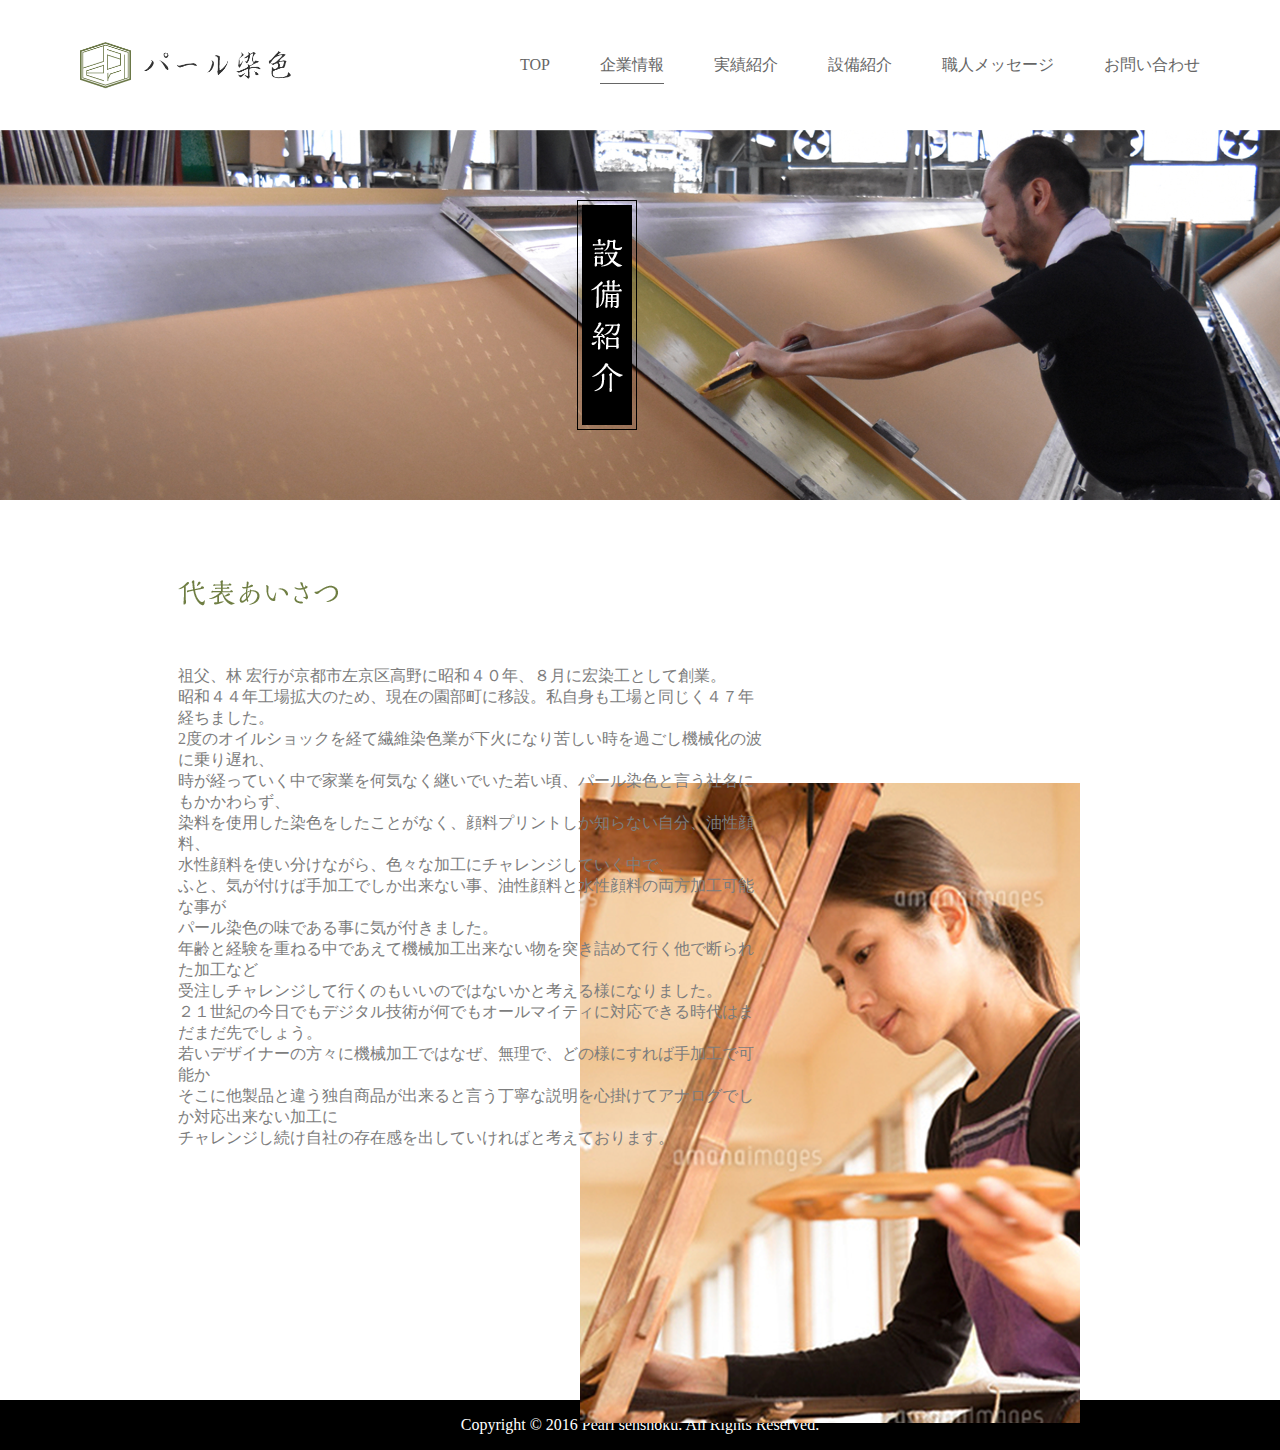
<file: pearl/page-01/index.html>
<!DOCTYPE html>
<html lang="ja">
<head>
    <!-- Basic Page Needs
    ================================================== -->
    <meta http-equiv="Content-Type" content="text/html; charset=UTF-8">
    <title>職人メッセージ | パール染色</title>
    <meta name="Keywords" content="パール染色,京都,染色,手作業,メッセージ">
    <meta name="Description" content="パール染色の職人メッセージです。">
    <meta name="copyright" content="Copyright (C) 2016 Pearl senshoku. All Rights Reserved.">
    <meta property="og:title" content="職人メッセージ | パール染色" />
    <meta property="og:description" content="パール染色の職人メッセージです。" />
    <meta property="og:image" content=""/>
    <meta property="og:image:width" content="600" />
    <meta property="og:image:height" content="315" />
    <!--<link rel="shortcut icon" href="image/favicon.ico">-->
    <meta name="viewport" content="width=device-width, initial-scale=1.0, maximum-scale=1.0, user-scalable=no">

    <!-- CSS
   ================================================== -->
    <link rel="stylesheet" href="../css/bootstrap.min.css">
    <link rel="stylesheet" href="../common/css/reset.css">
    <link rel="stylesheet" href="../common/css/animate.css">
    <link rel="stylesheet" href="../common/css/common.css">
    <link rel="stylesheet" href="css/artisan.css">

    <!-- Javascript
    ================================================== -->

    <!--[if lt IE 9]>
    <script src="http://html5shim.googlecode.com/svn/trunk/html5.js"></script>
    <![endif]-->
</head>
<body>

<!--[if lt IE 10]>
<div id="page" class="site ie9">
<![endif]-->

<section class="header">
    <div class="container container__header ">
        <img class="pull-left logo-img" src="../common/img/logo.png"/>
        <ul class="nav-top pull-right">
            <li><a href="../index.html">TOP</a></li>
            <li><a class="active href="../page-01/index.html">企業情報</a></li>
            <li><a href="../page-02/index.html">実績紹介</a></li>
            <li><a href="../page-03/index.html">設備紹介</a></li>
            <li><a href="../page-04/index.html">職人メッセージ</a></li>
            <li><a href="../page-05/index.html"  class="nav-top__li">お問い合わせ</a></li>
        </ul>
    </div>
    <div class="artisan-banner">
        <!--<img src="../common/img/contact-banner.jpg"/>-->
        <img class="sub-banner" src="../common/img/sub-banner.png"/>
    </div>
</section>

<section class="artisan-main">
    <div class="container artisan-bkg ">
        <div class="container-artisan-content">
            <img class="artisan-title-img" src="img/artisan-title.png">
            <p class="col-sm-6 artisan-content">
                祖父、林 宏行が京都市左京区高野に昭和４０年、８月に宏染工として創業。<br>
                昭和４４年工場拡大のため、現在の園部町に移設。私自身も工場と同じく４７年経ちました。<br>
                2度のオイルショックを経て繊維染色業が下火になり苦しい時を過ごし機械化の波に乗り遅れ、<br>
                時が経っていく中で家業を何気なく継いでいた若い頃、パール染色と言う社名にもかかわらず、<br>
                染料を使用した染色をしたことがなく、顔料プリントしか知らない自分、油性顔料、<br>
                水性顔料を使い分けながら、色々な加工にチャレンジしていく中で、<br>
                ふと、気が付けば手加工でしか出来ない事、油性顔料と水性顔料の両方加工可能な事が<br>
                パール染色の味である事に気が付きました。<br>
                年齢と経験を重ねる中であえて機械加工出来ない物を突き詰めて行く他で断られた加工など<br>
                受注しチャレンジして行くのもいいのではないかと考える様になりました。<br>
                ２１世紀の今日でもデジタル技術が何でもオールマイティに対応できる時代はまだまだ先でしょう。<br>
                若いデザイナーの方々に機械加工ではなぜ、無理で、どの様にすれば手加工で可能か<br>
                そこに他製品と違う独自商品が出来ると言う丁寧な説明を心掛けてアナログでしか対応出来ない加工に<br>
                チャレンジし続け自社の存在感を出していければと考えております。<br>
            </p>
            <img class="artisan-content-img" src="../page-01/img/artisan-content.png"/>

        </div>

    </div>

</section>

<button onclick="topFunction()" id="topbtn" class="topbtn" title="Go to top"><img src="../img/scrollTop.png"/></button>

<section class="copyright">
    <p>
        Copyright &copy 2016 Pearl senshoku. All Rights Reserved.
    </p>
</section>


<!--[if lt IE 10]><!-->
<script type="text/javascript" src="../common/js/jquery-1.9.1.min.js"></script>
<!--<![endif]-->

<!--[if gt IE 9]>
<script type="text/javascript" src="../common/js/jquery-3.1.0.min.js"></script>
<![endif]-->
<script type="text/javascript" src="../common/js/wow.min.js"></script>
<script type="text/javascript" src="../common/js/main.js"></script>
<script type="text/javascript" src="js/artisan.js"></script>

</body>
</html>
</file>
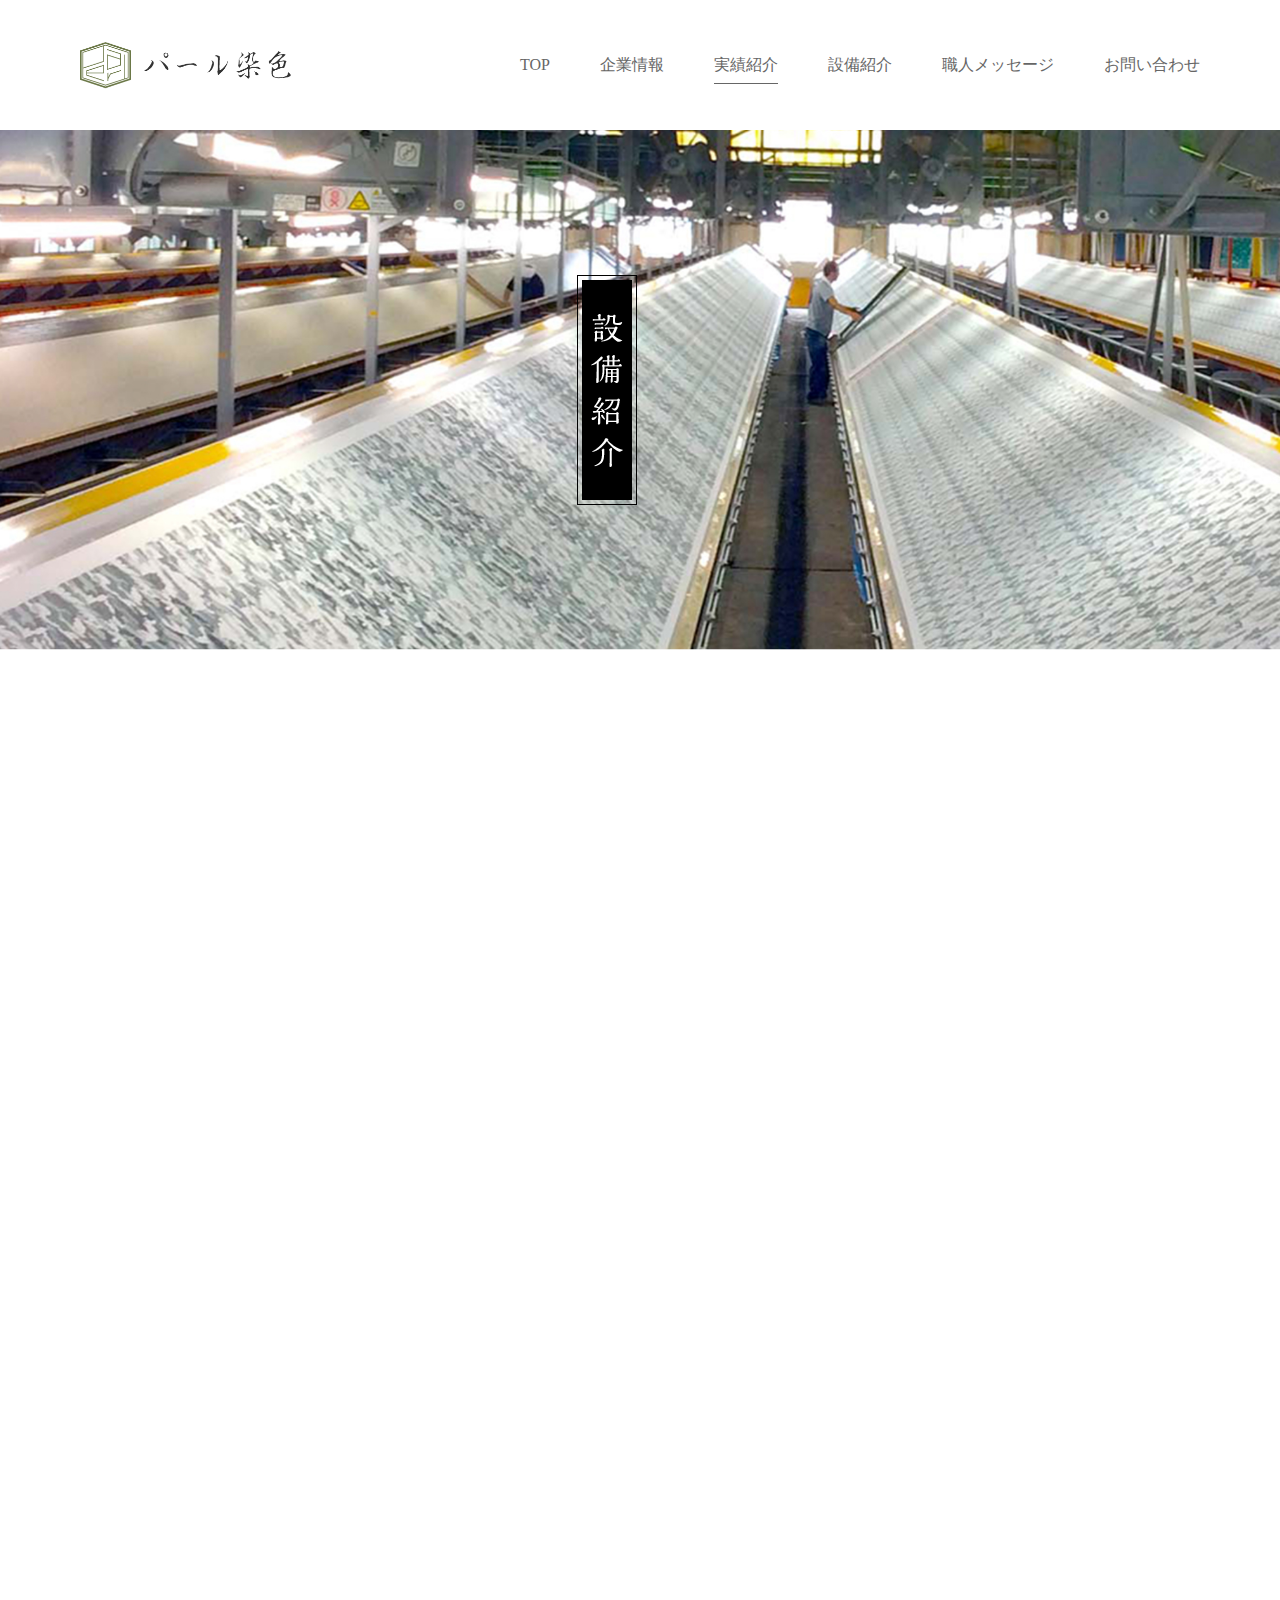
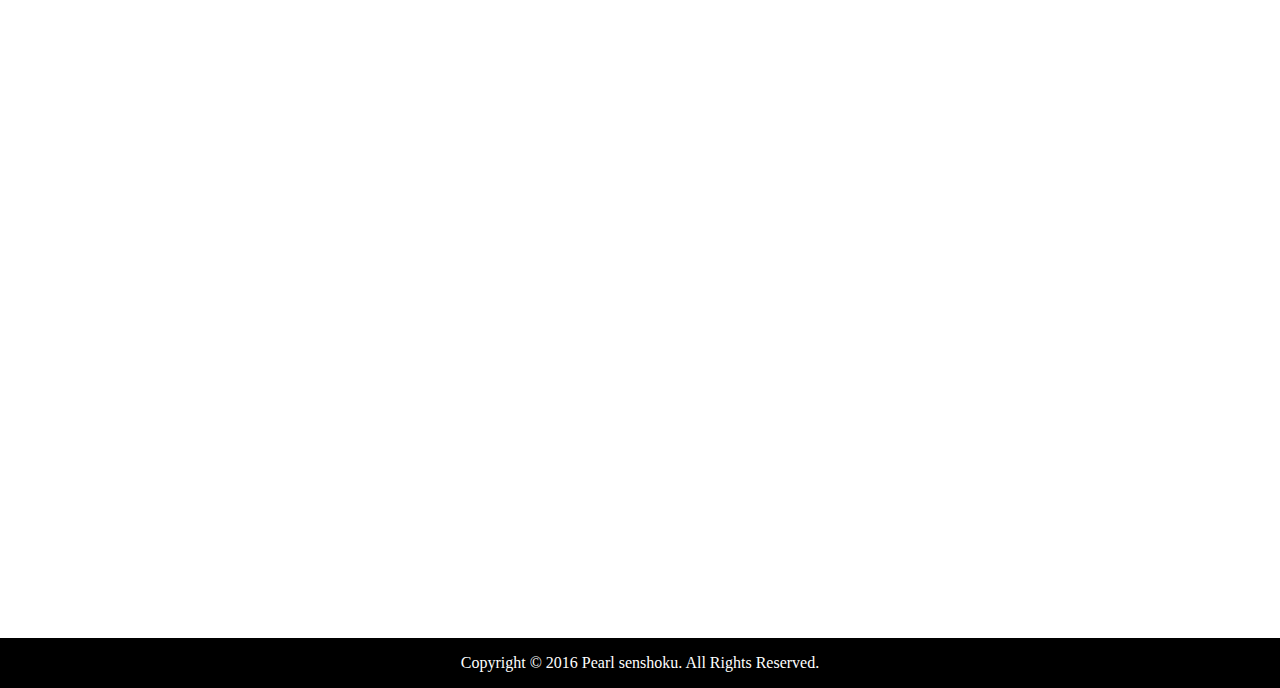
<file: pearl/page-02/index.html>
<!DOCTYPE html>
<html lang="ja">
<head>
    <!-- Basic Page Needs
    ================================================== -->
    <meta http-equiv="Content-Type" content="text/html; charset=UTF-8">
    <title>設備紹介 | パール染色</title>
    <meta name="Keywords" content="パール染色,京都,染色,手作業,設備">
    <meta name="Description" content="パール染色の設備紹介です。">
    <meta name="copyright" content="Copyright (C) 2016 Pearl senshoku. All Rights Reserved.">
    <meta property="og:title" content="設備紹介 | パール染色"/>
    <meta property="og:description" content="パール染色の設備紹介です。"/>
    <meta property="og:image" content=""/>
    <meta property="og:image:width" content="600"/>
    <meta property="og:image:height" content="315"/>
    <!--<link rel="shortcut icon" href="image/favicon.ico">-->
    <meta name="viewport" content="width=device-width, initial-scale=1.0, maximum-scale=1.0, user-scalable=no">

    <!-- CSS
   ================================================== -->
    <link rel="stylesheet" href="../css/bootstrap.min.css">
    <link rel="stylesheet" href="../common/css/reset.css">
    <link rel="stylesheet" href="../common/css/animate.css">
    <link rel="stylesheet" href="../common/css/common.css">
    <link rel="stylesheet" href="css/facility.css">

    <!-- Javascript
    ================================================== -->

    <!--[if lt IE 9]>
    <script src="http://html5shim.googlecode.com/svn/trunk/html5.js"></script>
    <![endif]-->

</head>
<body>

<!--[if lt IE 10]>
<div id="page" class="site ie9">
<![endif]-->

<section class="header">
    <div class="container container__header ">
        <img class="pull-left logo-img" src="../common/img/logo.png"/>
        <ul class="nav-top pull-right">
            <li><a href="../index.html">TOP</a></li>
            <li><a href="../page-01/index.html">企業情報</a></li>
            <li><a class="active" href="../page-02/index.html">実績紹介</a></li>
            <li><a href="../page-03/index.html">設備紹介</a></li>
            <li><a href="../page-04/index.html">職人メッセージ</a></li>
            <li><a href="../page-05/index.html"  class="nav-top__li">お問い合わせ</a></li>
        </ul>
    </div>
    <div class="facility-banner ">
        <!--<img class="banner-img" src="../common/img/facility-banner.jpg"/>-->
        <img class="sub-banner" src="../common/img/sub-banner.png"/>

    </div>
</section>

<section class="facility-main">
    <div class="container container__facility">
        <div class="wow bounceInLeft">
            <p class="col-sm-6 facility-txt">
                <b>自動走行式遠赤外線乾燥機</b><br>
                <span class="txt-color">
                プリント幅112cm乾燥機に対応。
            </span>
            </p>
        </div>
        <div class="wow bounceInRight">
            <img class="col-sm-6" src="img/facility-main-1.png"/>
        </div>
        <div class="wow bounceInLeft" data-wow-duration="1s" data-wow-delay="1s">
            <p class="col-sm-6 facility-txt">
                <b>プレス機　50cm x 110cm</b><br>
                <span class="txt-color">
                    発泡、箔加工などのサンプル作成用として使用
                </span>
            </p>
        </div>
        <div class="wow bounceInRight" data-wow-duration="1s" data-wow-delay="1s">
            <img class="col-sm-6 facility-main-3" src="img/facility-main-2.png"/>
        </div>
        <hr class="hr-line">
        <div class="wow bounceInLeft" data-wow-duration="1s" data-wow-delay="2s">
            <p class="col-sm-6 facility-txt ">
                <b>捺染台　50cm x 10台</b><br>
                <span class="txt-color">
                プリント可能幅　112cm x 50cm x 8台<br>
                プリント可能幅　100cm x 50cm x 2台
            </span>
            </p>
        </div>
        <div class="wow bounceInRight" data-wow-duration="1s" data-wow-delay="2s">
            <img class="col-sm-6 facility-main-3" src="img/facility-main-3.png"/>
        </div>
    </div>
</section>

<button onclick="topFunction()" id="topbtn" class="topbtn" title="Go to top"><img src="../img/scrollTop.png"/></button>

<section class="copyright">
    <p>
        Copyright &copy 2016 Pearl senshoku. All Rights Reserved.
    </p>
</section>
<!--[if lt IE 10]><!-->
<script type="text/javascript" src="../common/js/jquery-1.9.1.min.js"></script>
<!--<![endif]-->

<!--[if gt IE 9]>
<script type="text/javascript" src="../common/js/jquery-3.1.0.min.js"></script>
<![endif]-->
<script type="text/javascript" src="../common/js/wow.min.js"></script>
<script type="text/javascript" src="../common/js/main.js"></script>
<script type="text/javascript" src="js/facility.js"></script>
</body>
</html>
</file>
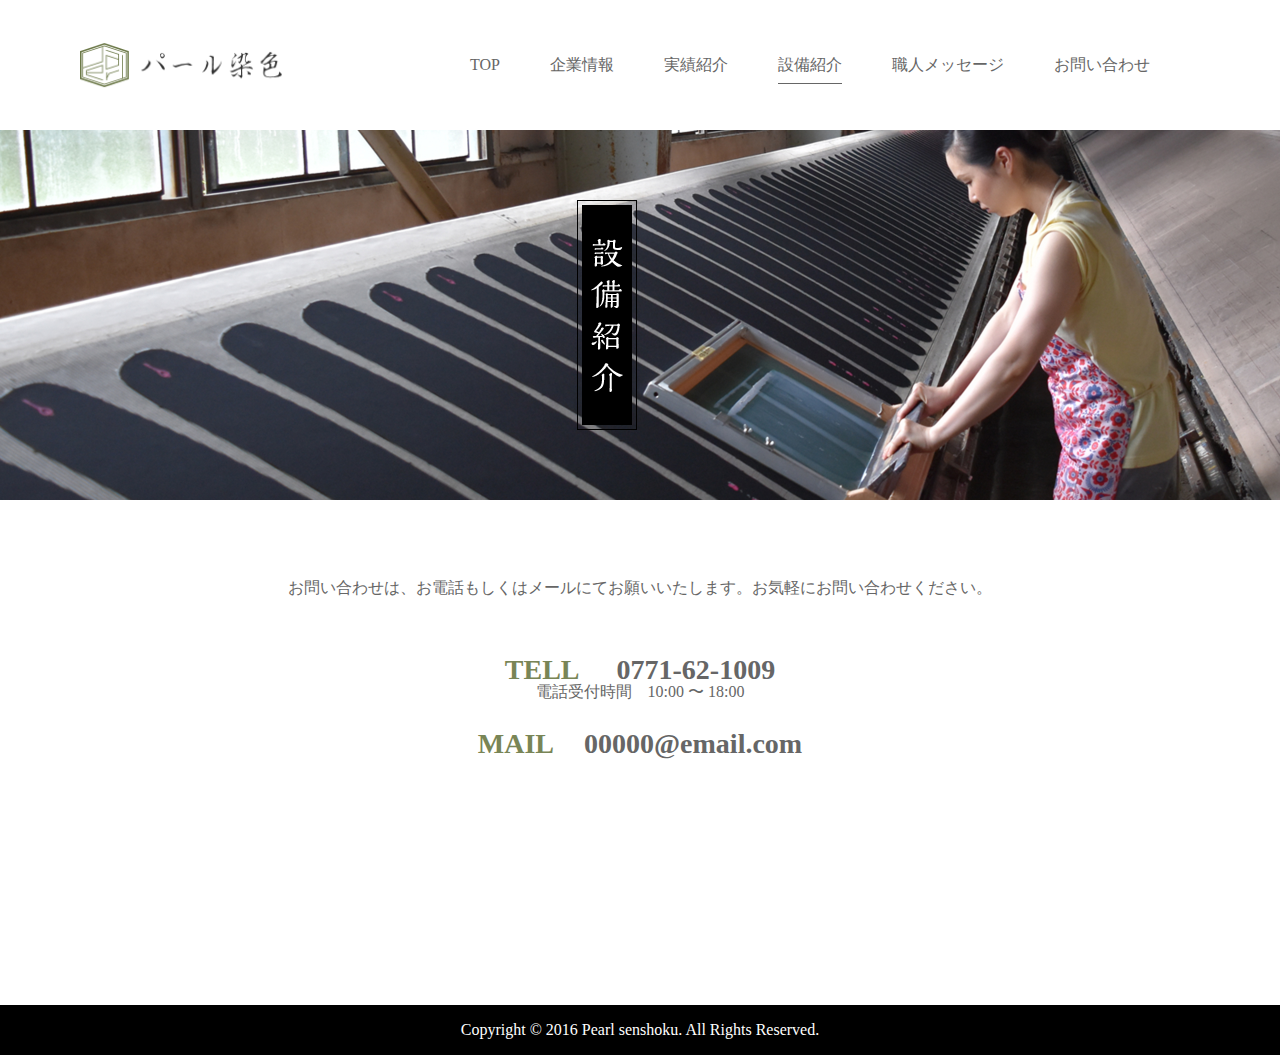
<file: pearl/page-03/index.html>
<!DOCTYPE html>
<html lang="ja">
<head>
    <!-- Basic Page Needs
    ================================================== -->
    <meta http-equiv="Content-Type" content="text/html; charset=UTF-8">
    <title>お問い合わせ | パール染色</title>
    <meta name="Keywords" content="パール染色,京都,染色,手作業,お問い合わせ">
    <meta name="Description" content="パール染色のお問い合わせです。">
    <meta name="copyright" content="Copyright (C) 2016 Pearl senshoku. All Rights Reserved.">
    <meta property="og:title" content="お問い合わせ | パール染色" />
    <meta property="og:description" content="パール染色のお問い合わせです。" />
    <meta property="og:image" content=""/>
    <meta property="og:image:width" content="600" />
    <meta property="og:image:height" content="315" />
    <!--<link rel="shortcut icon" href="image/favicon.ico">-->
    <meta name="viewport" content="width=device-width, initial-scale=1.0, maximum-scale=1.0, user-scalable=no">

    <!-- CSS
   ================================================== -->
    <link rel="stylesheet" href="../common/css/reset.css">
    <link rel="stylesheet" href="../common/css/animate.css">
    <link rel="stylesheet" href="../common/css/common.css">
    <link rel="stylesheet" href="css/contact.css">

    <!-- Javascript
    ================================================== -->

    <!--[if lt IE 9]>
    <script src="http://html5shim.googlecode.com/svn/trunk/html5.js"></script>
    <![endif]-->

</head>
<body>

<!--[if lt IE 10]>
<div id="page" class="site ie9">
<![endif]-->

<section class="header">
    <div class="container container__header ">
        <img class="pull-left logo-img" src="../common/img/logo.png"/>
        <ul class="nav-top pull-right">
            <li><a href="../index.html">TOP</a></li>
            <li><a href="../page-01/index.html">企業情報</a></li>
            <li><a href="../page-02/index.html">実績紹介</a></li>
            <li><a class="active" href="../page-03/index.html">設備紹介</a></li>
            <li><a href="../page-04/index.html">職人メッセージ</a></li>
            <li><a href="../page-05/index.html"  class="nav-top__li">お問い合わせ</a></li>
        </ul>
    </div>
    <div class="contact-banner">
        <!--<img src="../common/img/contact-banner.jpg"/>-->
        <img class="sub-banner" src="../common/img/sub-banner.png"/>

    </div>
</section>

<section class="contact-main">
    <div class="contact-main-context">
        <div class="main-context-title">
            お問い合わせは、お電話もしくはメールにてお願いいたします。お気軽にお問い合わせください。<br>
        </div>
        <span class="contact-content-color">TELL</span><b class="txt-bold"> 0771-62-1009</b><br>
        電話受付時間　10:00 〜 18:00<br>
        <div class="contact-content">
            <span class="contact-content-color">MAIL</span ><span class="txt-bold">00000@email.com</span>
        </div>
    </div>

</section>

<button onclick="topFunction()" id="topbtn" class="topbtn" title="Go to top"><img src="../img/scrollTop.png"/></button>
<script>

</script>

<section class="copyright">
    <p>
        Copyright &copy 2016 Pearl senshoku. All Rights Reserved.
    </p>
</section>





<!--[if lt IE 10]><!-->
<script type="text/javascript" src="../common/js/jquery-1.9.1.min.js"></script>
<!--<![endif]-->

<!--[if gt IE 9]>
<script type="text/javascript" src="../common/js/jquery-3.1.0.min.js"></script>
<![endif]-->
<script type="text/javascript" src="../common/js/wow.min.js"></script>
<script type="text/javascript" src="../common/js/main.js"></script>
<script type="text/javascript" src="js/contact.js   "></script>

</body>
</html>
</file>
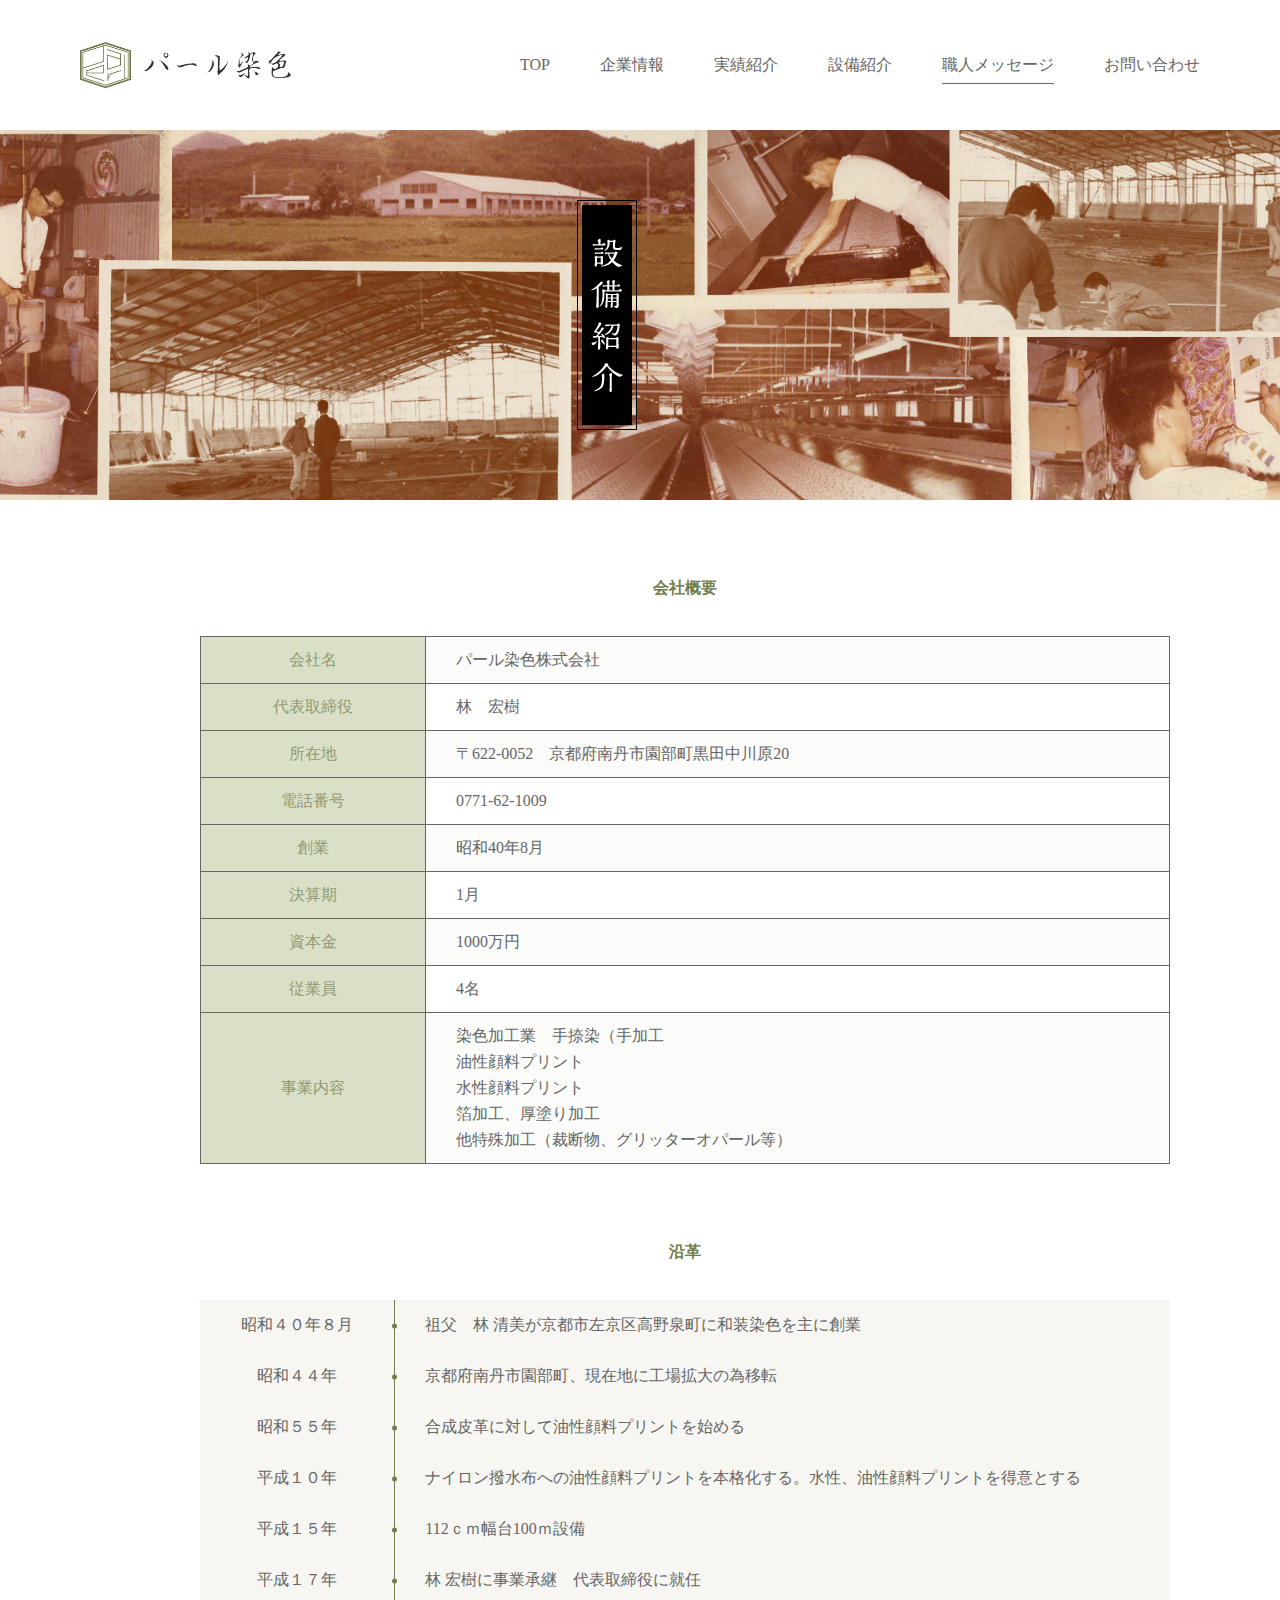
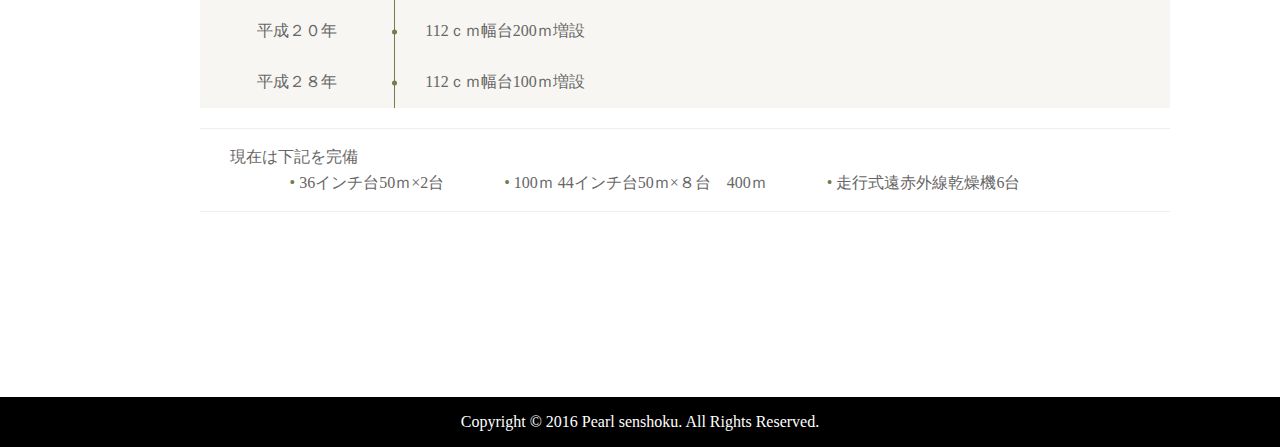
<file: pearl/page-04/index.html>
<!DOCTYPE html>
<html lang="ja">
<head>
    <!-- Basic Page Needs
    ================================================== -->
    <meta http-equiv="Content-Type" content="text/html; charset=UTF-8">
    <title>企業情報 | パール染色</title>
    <meta name="Keywords" content="パール染色,京都,染色,手作業,会社情報">
    <meta name="Description" content="パール染色の企業情報です。">
    <meta name="copyright" content="Copyright (C) 2016 Pearl senshoku. All Rights Reserved.">
    <meta property="og:title" content="企業情報 | パール染色" />
    <meta property="og:description" content="パール染色の企業情報です。" />
    <meta property="og:image" content=""/>
    <meta property="og:image:width" content="600" />
    <meta property="og:image:height" content="315" />
    <!--<link rel="shortcut icon" href="image/favicon.ico">-->
    <meta name="viewport" content="width=device-width, initial-scale=1.0, maximum-scale=1.0, user-scalable=no">

    <!-- CSS
   ================================================== -->
    <link rel="stylesheet" href="../css/bootstrap.min.css">
    <link rel="stylesheet" href="../common/css/reset.css">
    <link rel="stylesheet" href="../common/css/animate.css">
    <link rel="stylesheet" href="../common/css/common.css">
    <link rel="stylesheet" href="css/company.css">

    <!-- Javascript
    ================================================== -->

    <!--[if lt IE 9]>
    <script src="http://html5shim.googlecode.com/svn/trunk/html5.js"></script>
    <![endif]-->

</head>
<body>

<!--[if lt IE 10]>
<div id="page" class="site ie9">
<![endif]-->

<section class="header">
    <div class="container container__header ">
        <img class="pull-left logo-img" src="../common/img/logo.png"/>
        <ul class="nav-top pull-right">
            <li><a href="../index.html">TOP</a></li>
            <li><a href="../page-01/index.html">企業情報</a></li>
            <li><a href="../page-02/index.html">実績紹介</a></li>
            <li><a href="../page-03/index.html">設備紹介</a></li>
            <li><a class="active" href="../page-04/index.html">職人メッセージ</a></li>
            <li><a href="../page-05/index.html"  class="nav-top__li">お問い合わせ</a></li>
        </ul>
    </div>
    <div class="company-banner">
        <!--<img src="../common/img/contact-banner.jpg"/>-->
        <img class="sub-banner" src="../common/img/sub-banner.png"/>
    </div>
</section>

<section class="company-main">
    <div class="container company-content">
        <h2>
            会社概要
        </h2>
        <table class="table-top" style="width:100%">
            <tr>
                <td class="color-td-1">会社名</td>
                <td class="color-td-2 color-td-2-padding" >パール染色株式会社</td>
            </tr>
            <tr>
                <td class="color-td-1">代表取締役</td>
                <td class="color-td-2-padding">林　宏樹</td>

            </tr>
            <tr>
                <td class="color-td-1">所在地</td>
                <td class="color-td-2 color-td-2-padding">〒622-0052　京都府南丹市園部町黒田中川原20</td>
            </tr>
            <tr>
                <td class="color-td-1">電話番号</td>
                <td class="color-td-2-padding">0771-62-1009</td>
            </tr>
            <tr>
                <td class="color-td-1" >創業</td>
                <td class="color-td-2 color-td-2-padding">昭和40年8月</td>
            </tr>
            <tr>
                <td class="color-td-1">決算期</td>
                <td class="color-td-2-padding">1月</td>
            </tr>

            <tr>
                <td class="color-td-1">資本金</td>
                <td class="color-td-2 color-td-2-padding">1000万円</td>
            </tr>
            <tr>
                <td class="color-td-1">従業員</td>
                <td class="color-td-2-padding">4名</td>
            </tr>
            <tr>
                <td class="color-td-1 txt-midle">事業内容</td>
                <td class="color-td-2 color-td-2-padding">
                    染色加工業　手捺染（手加工
                    <ol type="1">
                        <li>油性顔料プリント</li>
                        <li>水性顔料プリント</li>
                        <li>箔加工、厚塗り加工</li>
                        <li>他特殊加工（裁断物、グリッターオパール等）</li>
                    </ol>
                </td>
            </tr>
        </table>
        <h2>
            沿革
        </h2>
        <table  class="table-bottom" style="width:100%">
            <tr>
                <td class="color-td-1-border">昭和４０年８月</td>
                <td class="td-2-padding">祖父　林 清美が京都市左京区高野泉町に和装染色を主に創業</td>
            </tr>
            <tr>
                <td class="color-td-1-border">昭和４４年</td>
                <td class="td-2-padding">京都府南丹市園部町、現在地に工場拡大の為移転</td>
            </tr>
            <tr>
                <td class="color-td-1-border">昭和５５年</td>
                <td class="td-2-padding">合成皮革に対して油性顔料プリントを始める</td>
            </tr>
            <tr>
                <td class="color-td-1-border">平成１０年</td>
                <td class="td-2-padding">ナイロン撥水布への油性顔料プリントを本格化する。水性、油性顔料プリントを得意とする</td>
            </tr>
            <tr>
                <td class="color-td-1-border">平成１５年</td>
                <td class="td-2-padding">112ｃｍ幅台100ｍ設備</td>
            </tr>
            <tr>
                <td class="color-td-1-border">平成１７年</td>
                <td class="td-2-padding" >林 宏樹に事業承継　代表取締役に就任</td>
            </tr>

            <tr>
                <td class="color-td-1-border">平成２０年</td>
                <td class="td-2-padding">112ｃｍ幅台200ｍ増設</td>
            </tr>
            <tr>
                <td class="color-td-1-border">平成２８年</td>
                <td class="td-2-padding">112ｃｍ幅台100ｍ増設</td>
            </tr>
        </table>
        <hr>
        <p class="txt-color ">
            現在は下記を完備
        </p>
        <ol class="dot-li">
            <li>
                36インチ台50ｍ×2台
            </li>
            <li>
                100ｍ 44インチ台50ｍ×８台　400ｍ
            </li>
            <li>
                走行式遠赤外線乾燥機6台
            </li>
        </ol>
        <hr>
    </div>

</section>
<button onclick="topFunction()" id="topbtn" class="topbtn" title="Go to top"><img src="../img/scrollTop.png"/></button>
<section class="copyright">
    <p>
        Copyright &copy 2016 Pearl senshoku. All Rights Reserved.
    </p>
</section>

<!--[if lt IE 10]><!-->
<script type="text/javascript" src="../common/js/jquery-1.9.1.min.js"></script>
<!--<![endif]-->

<!--[if gt IE 9]>
<script type="text/javascript" src="../common/js/jquery-3.1.0.min.js"></script>
<![endif]-->
<script type="text/javascript" src="../common/js/wow.min.js"></script>
<script type="text/javascript" src="../common/js/main.js"></script>
<script type="text/javascript" src="js/company.js"></script>

</body>
</html>
</file>
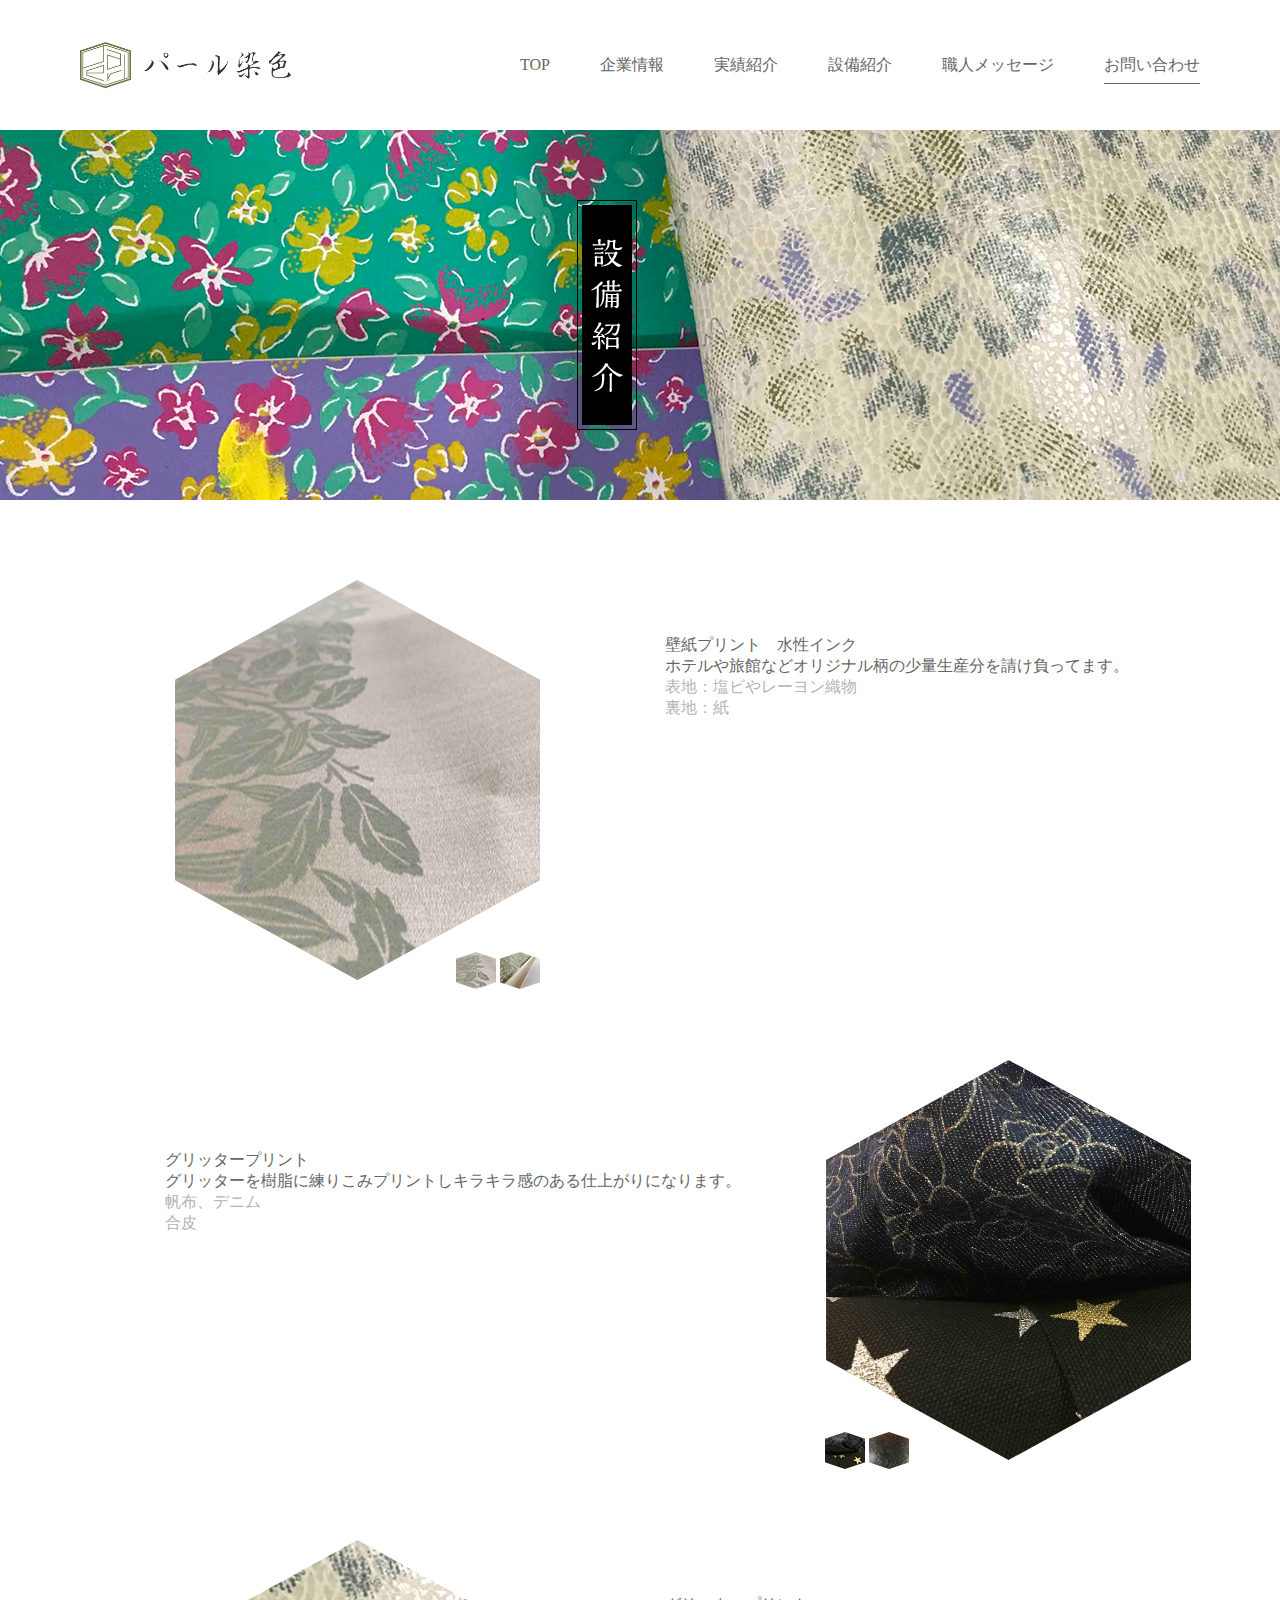
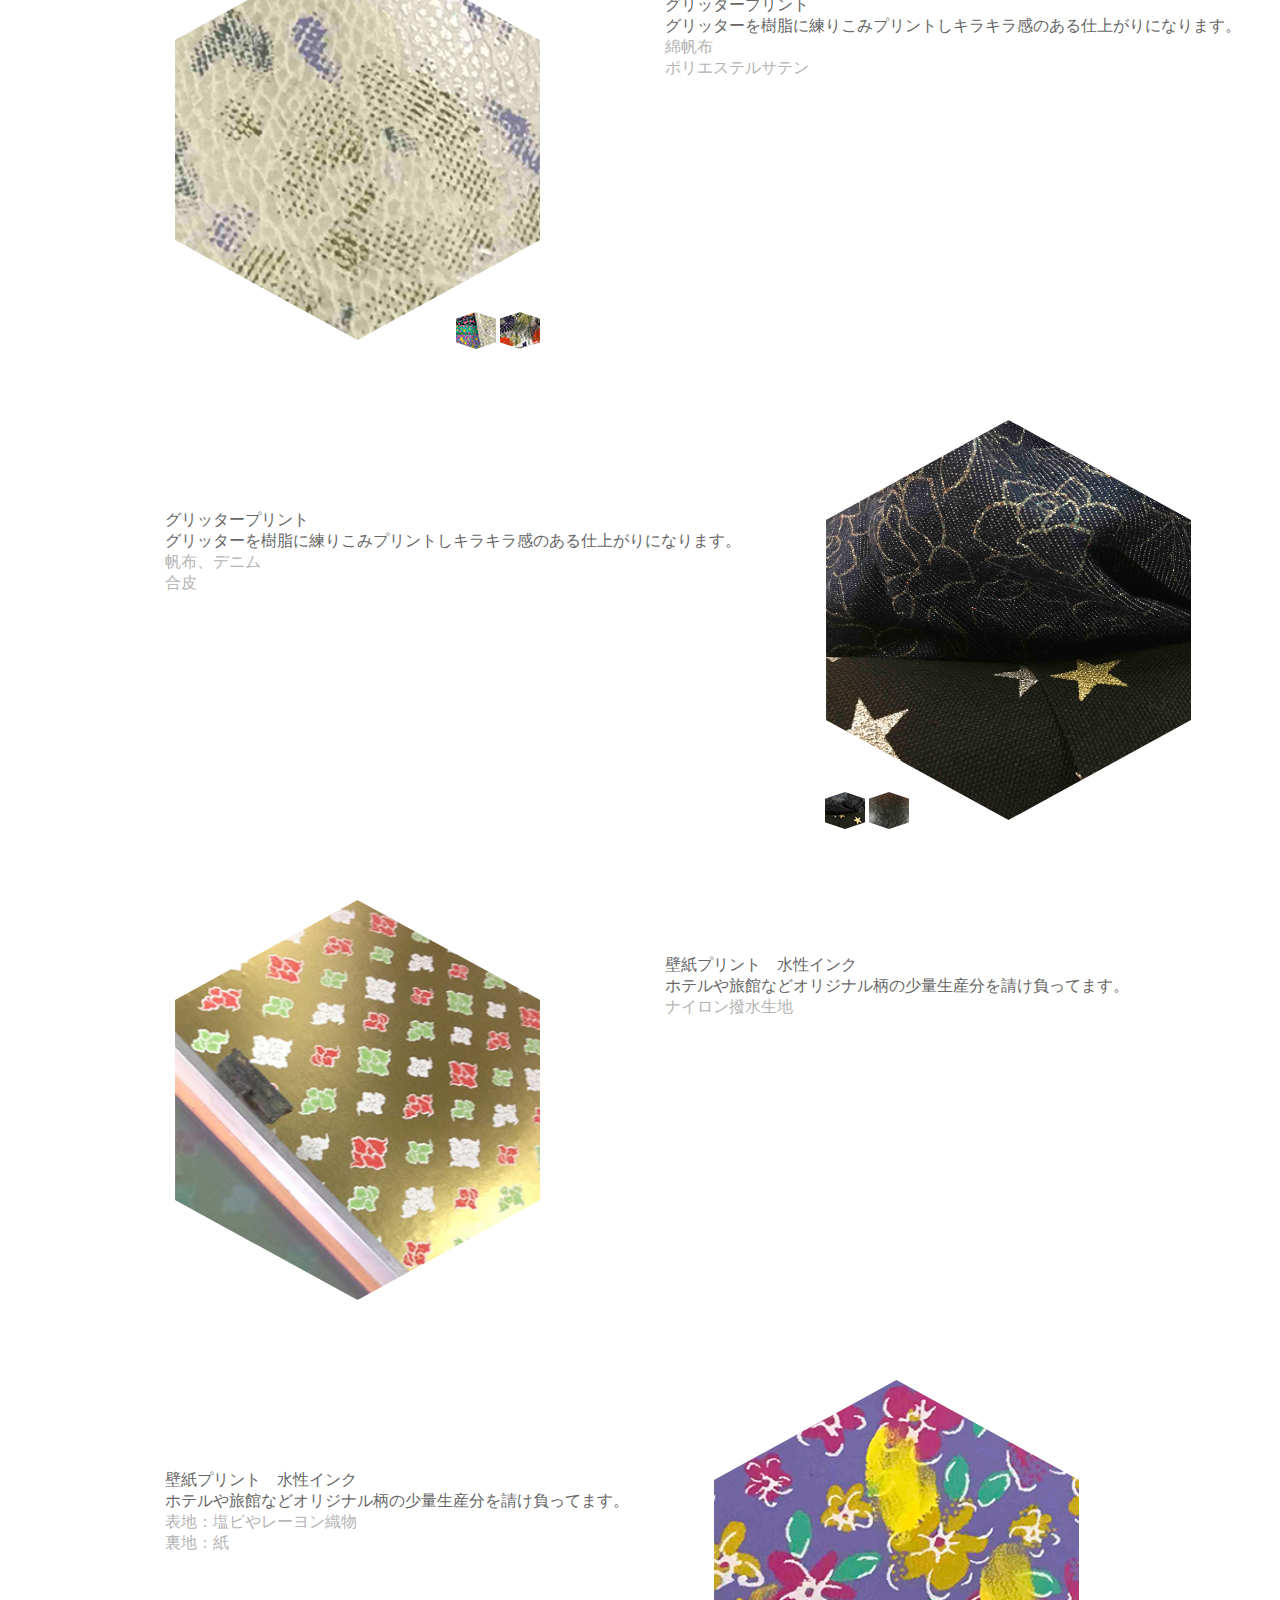
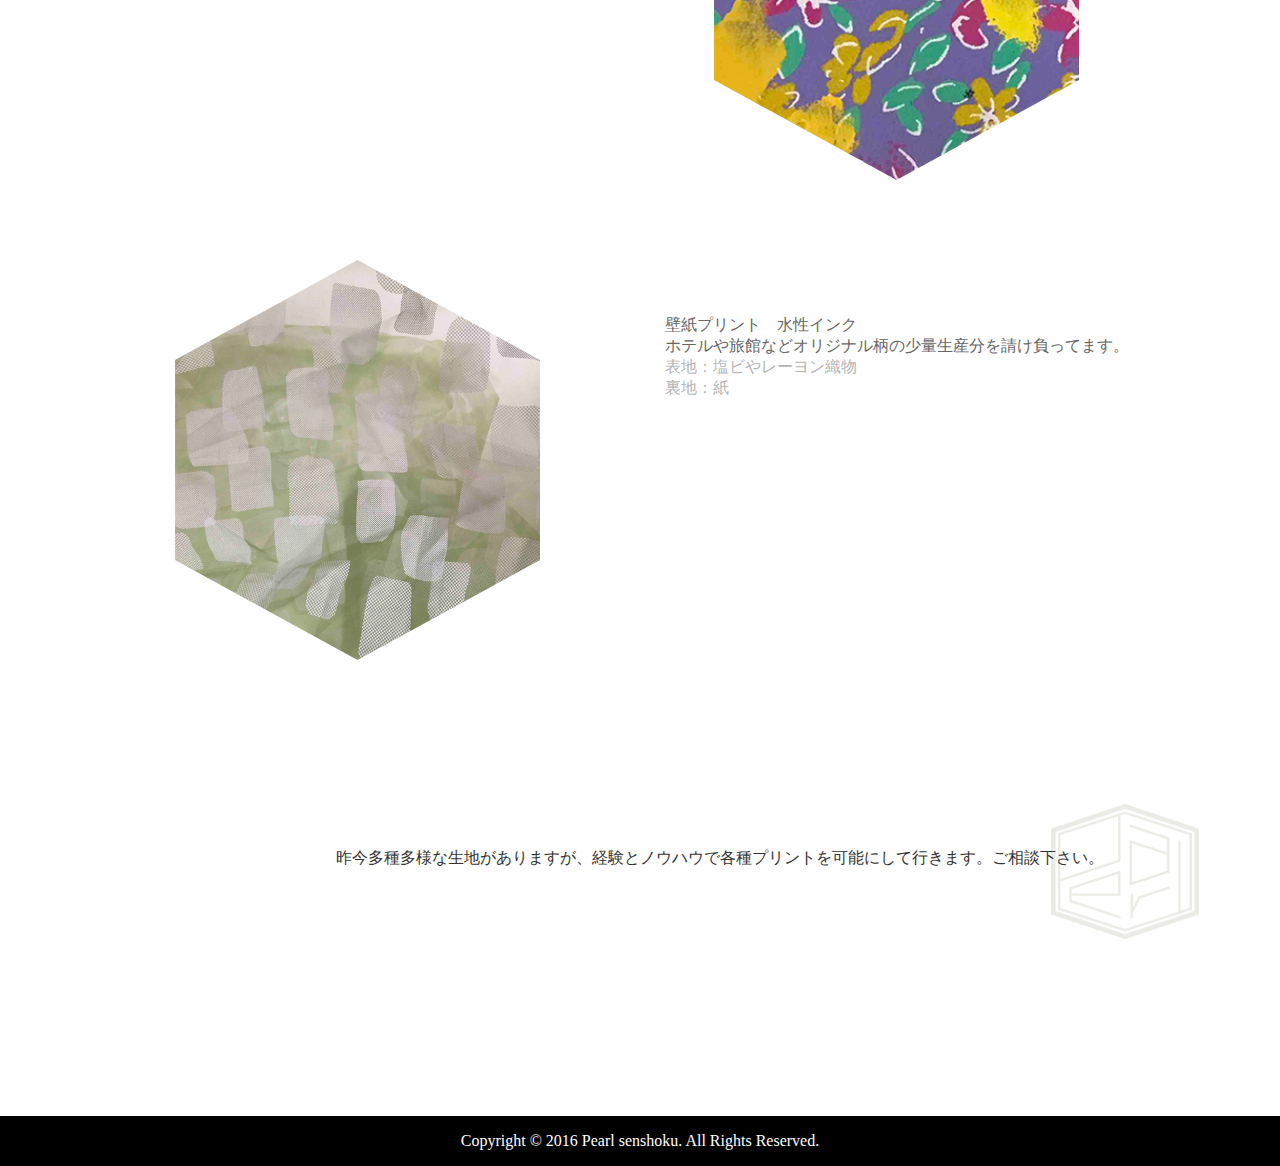
<file: pearl/page-05/index.html>
<!DOCTYPE html>
<html lang="ja">
<head>
    <!-- Basic Page Needs
    ================================================== -->
    <meta http-equiv="Content-Type" content="text/html; charset=UTF-8">
    <title>実績紹介｜パール染色</title>
    <meta name="Keywords" content="パール染色,京都,染色,手作業,実績">
    <meta name="Description" content="パール染色の企実績紹介です。">
    <meta name="copyright" content="Copyright (C) 2016 Pearl senshoku. All Rights Reserved.">
    <meta property="og:title" content="実績紹介 | パール染色"/>
    <meta property="og:description" content="パール染色の企実績紹介です。"/>
    <meta property="og:image" content=""/>
    <meta property="og:image:width" content="600"/>
    <meta property="og:image:height" content="315"/>
    <!--<link rel="shortcut icon" href="image/favicon.ico">-->
    <meta name="viewport" content="width=device-width, initial-scale=1.0, maximum-scale=1.0, user-scalable=no">

    <!-- CSS
   ================================================== -->
    <link rel="stylesheet" href="../css/bootstrap.min.css">
    <!--<link rel="stylesheet" href="css/bootstrap.min.css">-->

    <!--<link rel="stylesheet" href="css/bootstrap-theme.min.css">-->
    <link rel="stylesheet" href="../common/css/reset.css">
    <link rel="stylesheet" href="../common/css/animate.css">
    <link rel="stylesheet" href="../common/css/common.css">
    <link rel="stylesheet" href="css/case.css">

    <!-- Javascript
    ================================================== -->

    <!--[if lt IE 9]>
    <script src="http://html5shim.googlecode.com/svn/trunk/html5.js"></script>
    <![endif]-->

</head>
<body>

<!--[if lt IE 10]>
<div id="page" class="site ie9">
<![endif]-->

<section class="header">
    <div class="container container__header ">
        <img class="pull-left logo-img" src="../common/img/logo.png"/>
        <ul class="nav-top pull-right">
            <li><a href="../index.html">TOP</a></li>
            <li><a href="../page-01/index.html">企業情報</a></li>
            <li><a href="../page-02/index.html">実績紹介</a></li>
            <li><a href="../page-03/index.html">設備紹介</a></li>
            <li><a href="../page-04/index.html">職人メッセージ</a></li>
            <li><a class="active" href="../page-05/index.html" class="nav-top__li">お問い合わせ</a></li>
        </ul>
    </div>
    <div class="case-banner">
        <!--<img src="../common/img/contact-banner.jpg"/>-->
        <img class="sub-banner" src="../common/img/sub-banner.png"/>
    </div>
</section>

<section class="case-main">
    <div class="container  container-main">
        <div class="col-sm-12">
            <ul id="scroller2" class="col-sm-6 case-img">
                <li>
                    <!--<div class="pentagon1"></div>-->
                    <!--<div class="case-sub-img-1">-->
                        <!--<img class="img-left" id="1" src="../page-05/img/case-img-1-2.png"-->
                             <!--onclick="changeimg('https://www.imamura.biz/blog/wp-content/uploads/image02.png',this);">-->
                        <!--<img class="img-right" src="../page-05/img/case-img-1-1.png"-->
                             <!--onclick="changeimg('https://www.imamura.biz/blog/wp-content/uploads/image02.png',this);"/>-->
                    <!--</div>-->
                    <div id="content">
                        <div id="featured_img" class="asd">
                            <img class="pentagon1" id="img" src="../img/works-img-1.png">
                        </div>
                    </div>
                    <div id="thumb_img" class="cf case-sub-img-1">
                        <img class="img-right" src="../page-05/img/case-img-1-2.png"
                             onclick="changeimg('../img/works-img-7.png',this);">
                        <img class="img-right" src="../page-05/img/case-img-1-1.png"
                             onclick="changeimg('../img/works-img-6.png',this);">
                    </div>
                </li>
            </ul>
            <p class="col-sm-6 case-txt-1">
                壁紙プリント　水性インク<br>
                ホテルや旅館などオリジナル柄の少量生産分を請け負ってます。<br>
                <span class="case-txt-color">
                    表地：塩ビやレーヨン織物<br>
                    裏地：紙
                </span>
            </p>
        </div>
        <div class="col-sm-12">
            <p class="col-sm-6 case-txt">
                グリッタープリント<br>
                グリッターを樹脂に練りこみプリントしキラキラ感のある仕上がりになります。<br>
                <span class="case-txt-color">
                    帆布、デニム<br>
                    合皮
                </span>
            </p>
            <ul id="scroller3" class="col-sm-6 case-img">
                <li>
                    <div class="pentagon2"></div>
                    <div class="case-sub-img-2">
                        <img class="img-right" src="../page-05/img/case-img-2-1.png"/>
                        <img class="img-right" src="../page-05/img/case-img-2-2.png"/>
                    </div>
                </li>
            </ul>

        </div>
        <div class="col-sm-12">
            <ul id="scroller4" class="col-sm-6 case-img">
                <li>
                    <div class="pentagon3"></div>
                    <div class="case-sub-img-3">
                        <img class="img-right" src="../page-05/img/case-img-3-1.png"/>
                        <img class="img-right" src="../page-05/img/case-img-3-2.png"/>
                    </div>
                </li>
            </ul>
            <p class="col-sm-6 case-txt-1">
                グリッタープリント<br>
                グリッターを樹脂に練りこみプリントしキラキラ感のある仕上がりになります。<br>
                <span class="case-txt-color">
            綿帆布<br>
            ポリエステルサテン
            </span>
            </p>
        </div>
        <div class="col-sm-12">
            <p class="col-sm-6 case-txt">
                グリッタープリント<br>
                グリッターを樹脂に練りこみプリントしキラキラ感のある仕上がりになります。<br>
                <span class="case-txt-color">
                    帆布、デニム<br>
                    合皮
                </span>
            </p>
            <ul id="scroller5" class="col-sm-6 case-img">
                <li>
                    <div class="pentagon2"></div>
                    <div class="case-sub-img-2">
                        <img class="img-right" src="../page-05/img/case-img-2-1.png"/>
                        <img class="img-right" src="../page-05/img/case-img-2-2.png"/>
                    </div>
                </li>
            </ul>

        </div>
        <div class="col-sm-12">
            <ul id="scroller6" class="col-sm-6">
                <li>
                    <div class="pentagon5"></div>
                </li>
            </ul>
            <p class="col-sm-6 case-txt-1">
                壁紙プリント　水性インク<br>
                ホテルや旅館などオリジナル柄の少量生産分を請け負ってます。<br>
                <span class="case-txt-color">
        ナイロン撥水生地
        </span>

            </p>
        </div>
        <div class="col-sm-12">
            <p class="col-sm-6 case-txt">
                壁紙プリント　水性インク<br>
                ホテルや旅館などオリジナル柄の少量生産分を請け負ってます。<br>
                <span class="case-txt-color">
        表地：塩ビやレーヨン織物<br>
        裏地：紙
        </span>
            </p>
            <ul id="scroller7" class="col-sm-6">
                <li>
                    <div class="pentagon6"></div>
                </li>
            </ul>
        </div>
        <div class="col-sm-12">
            <ul id="scroller8" class="col-sm-6">
                <li>
                    <div class="pentagon7"></div>
                </li>
            </ul>
            <p class="col-sm-6 case-txt-1">
                壁紙プリント　水性インク<br>
                ホテルや旅館などオリジナル柄の少量生産分を請け負ってます。<br>
                <span class="case-txt-color">
                    表地：塩ビやレーヨン織物<br>
                    裏地：紙
                </span>
        </div>
        <div class="case-bottom col-sm-12">
            <p class="txt-bottom">昨今多種多様な生地がありますが、経験とノウハウで各種プリントを可能にして行きます。ご相談下さい。</p>
            <img class="aboutUs-img" src="../img/aboutUs-img.png">
        </div>
    </div>
</section>
<button onclick="topFunction()" id="topbtn" class="topbtn" title="Go to top"><img src="../img/scrollTop.png"/></button>
<script>

    function changeimg(src,e) {
        document.getElementById("img").src = src;
        var nodes = document.getElementById("thumb_img");

        var img_child = nodes.children;
        for (i = 0; i < img_child.length; i++) {
            img_child[i].classList.remove('active')
        }
        e.classList.add('active');
    }
</script>

<section class="copyright">
    <p>
        Copyright &copy 2016 Pearl senshoku. All Rights Reserved.
    </p>
</section>


<!--[if lt IE 10]><!-->
<script type="text/javascript" src="../common/js/jquery-1.9.1.min.js"></script>
<!--<![endif]-->

<!--[if gt IE 9]>
<script src="/js/vendor/bootstrap.min.js"></script>
<script type="text/javascript" src="../common/js/jquery-3.1.0.min.js"></script>
<![endif]-->
<script type="text/javascript" src="../common/js/wow.min.js"></script>
<script type="text/javascript" src="../common/js/main.js"></script>
<script type="text/javascript" src="js/case.js"></script>

</body>
</html>
</file>
<file: pearl/common/css/common.css>
.container__header {
  padding: 0;
  margin: 0 80px;
  height: 130px;
  position: relative; }
  .container__header .logo-img {
    width: 18%;
    position: absolute;
    top: 50%;
    transform: translateY(-50%); }
  .container__header .nav-top {
    padding-top: 0;
    position: absolute;
    top: 50%;
    transform: translateY(-50%);
    right: 0; }
    .container__header .nav-top li {
      float: left;
      padding-right: 50px; }
      .container__header .nav-top li a {
        text-decoration-line: none;
        color: #666666; }
        .container__header .nav-top li a.active {
          padding-bottom: 10px;
          border-bottom: 1px solid; }
        .container__header .nav-top li a:hover {
          color: #6b7848;
          padding-bottom: 10px;
          border-bottom: 1px solid; }
      .container__header .nav-top li .nav-top__li {
        padding-right: 0; }

.top-banner {
  background-image: url(../img/top-banner.jpg);
  width: 100%;
  height: 520px;
  background-size: cover;
  position: relative; }
  .top-banner .visual-right-img {
    position: absolute;
    top: 8%;
    height: 106%;
    right: 200px; }
  .top-banner .visual-left-img {
    position: absolute;
    top: 8%;
    height: 55%;
    right: 400px; }

.copyright {
  height: 50px;
  background-color: black;
  position: relative; }
  .copyright p {
    position: absolute;
    color: white;
    text-align: center;
    top: 50%;
    transform: translate(50%, -50%);
    right: 50%; }

.topbtn {
  display: none;
  position: fixed;
  bottom: 20px;
  right: 30px;
  z-index: 99;
  border: none;
  outline: none;
  background-color: transparent;
  cursor: pointer;
  padding: 15px;
  border-radius: 10px; }
  .topbtn img {
    padding-bottom: 35px; }

/*# sourceMappingURL=common.css.map */
</file>
<file: pearl/page-01/css/artisan.css>
.artisan-main {
  min-height: 900px;
  padding-left: 0;
  padding-right: 0;
  margin-right: 200px;
  margin-left: 178px;
  padding-top: 80px; }
  .artisan-main .artisan-bkg {
    padding-right: 0;
    padding-left: 0; }

.artisan-banner {
  background-image: url("../img/artisan-banner.jpg");
  background-position: inherit;
  max-width: 100%;
  height: 370px;
  background-size: cover;
  position: relative;
  background-position-x: center; }
  .artisan-banner .sub-banner {
    position: absolute;
    right: 50%;
    top: 50%;
    transform: translateY(-50%); }

.artisan-content {
  position: relative;
  z-index: 10;
  padding-left: 0;
  padding-right: 0;
  line-height: initial;
  color: #7d7d7d; }

.artisan-content-img {
  position: absolute;
  z-index: 1;
  right: 200px;
  top: 87%; }

.container-artisan-content .artisan-title-img {
  margin-bottom: 60px;
  display: flex; }

/*# sourceMappingURL=artisan.css.map */
</file>
<file: pearl/page-02/css/facility.css>
.facility-banner {
  background-image: url("../img/facility-banner.jpg");
  background-position: inherit;
  max-width: 100%;
  height: 520px;
  background-size: cover;
  position: relative;
  background-position-x: center; }
  .facility-banner .sub-banner {
    position: absolute;
    right: 50%;
    top: 50%;
    transform: translateY(-50%); }

.facility-main {
  padding-top: 80px;
  padding-bottom: 100px; }
  .facility-main .container__facility img {
    max-width: 100%;
    padding-bottom: 85px; }
  .facility-main .container__facility .facility-txt {
    line-height: initial; }
    .facility-main .container__facility .facility-txt b {
      font-weight: bold;
      color: #666666; }

.txt-color {
  color: #666666; }

.facility-main-3 {
  height: 50%; }

.hr-line {
  color: #00a849; }

/*# sourceMappingURL=facility.css.map */
</file>
<file: pearl/page-03/css/contact.css>
.contact-banner {
  background-image: url("../img/contact-banner.jpg");
  background-position: inherit;
  max-width: 100%;
  height: 370px;
  background-size: cover;
  position: relative;
  background-position-x: center; }
  .contact-banner .sub-banner {
    position: absolute;
    right: 50%;
    top: 50%;
    transform: translateY(-50%); }

.contact-main {
  height: 425px; }
  .contact-main .contact-main-context {
    text-align: center;
    margin-top: 80px;
    color: #666666; }
    .contact-main .contact-main-context .contact-main__context-p {
      color: #666666;
      margin-bottom: 60px; }
    .contact-main .contact-main-context .main-context-title {
      padding-bottom: 60px; }
    .contact-main .contact-main-context .contact-content {
      padding-top: 30px; }
    .contact-main .contact-main-context .txt-bold {
      font-weight: bold;
      font-size: 28px; }
    .contact-main .contact-main-context .contact-content-color {
      color: #798556;
      font-weight: bold;
      margin-top: 60px;
      margin-right: 30px;
      font-size: 28px; }

/*# sourceMappingURL=contact.css.map */
</file>
<file: pearl/page-04/css/company.css>
@charset "UTF-8";
.company-main {
  padding-top: 80px;
  padding-bottom: 165px; }
  .company-main .company-content {
    margin-left: 0px;
    padding-left: 200px;
    padding-right: 0; }

case-main.container-main {
  margin-left: 0;
  padding-left: 200px; }

.company-banner {
  background-image: url("../img/company-banner.jpg");
  background-position: inherit;
  max-width: 100%;
  height: 370px;
  background-size: cover;
  position: relative;
  background-position-x: center; }
  .company-banner .sub-banner {
    position: absolute;
    right: 50%;
    top: 50%;
    transform: translateY(-50%); }

h2 {
  font-weight: bold;
  color: #717d4b;
  text-align: center;
  padding-bottom: 40px; }

.table-top {
  margin-bottom: 80px; }
  .table-top table, .table-top tr, .table-top td {
    border: 1px solid #666666; }
  .table-top .txt-midle {
    vertical-align: middle; }
  .table-top .color-td-2-padding {
    padding-left: 30px; }
  .table-top td {
    color: #666666; }
  .table-top tr, .table-top td {
    padding: 15px 0; }
    .table-top tr li, .table-top td li {
      padding-top: 10px; }
  .table-top .color-td-1 {
    background-color: #dae0c7;
    color: #919b74;
    text-align: center;
    padding-left: 15px;
    padding-right: 15px; }
  .table-top .color-td-2 {
    background-color: #fbfbf9; }

.table-bottom {
  background-color: #f7f6f2;
  line-height: initial; }
  .table-bottom table, .table-bottom tr, .table-bottom td {
    border: none;
    color: #666666; }
  .table-bottom .color-td-1-border {
    border-right: 1px solid #717d4b;
    padding-left: 30px;
    padding-right: 30px;
    text-align: center;
    position: relative; }
  .table-bottom td.color-td-1-border:after {
    content: "";
    width: 5px;
    height: 5px;
    background-color: #717d4b;
    display: block;
    border-radius: 50%;
    position: absolute;
    right: -2.5px;
    transform: translateY(-50%);
    top: 50%; }
  .table-bottom .td-2-padding {
    padding-left: 30px; }
  .table-bottom tr, .table-bottom td {
    padding: 15px 0; }

.dot-li {
  display: flex;
  margin-right: 0;
  justify-content: center;
  color: #666666; }
  .dot-li li {
    margin-right: 60px; }
  .dot-li li::before {
    content: "•";
    color: #717d4b; }

.txt-color {
  color: #666666;
  padding-left: 30px;
  padding-bottom: 10px; }

/*# sourceMappingURL=company.css.map */
</file>
<file: pearl/page-05/css/case.css>
.case-main {
  padding: 10px 0 0 0;
  margin-left: 135px; }
  .case-main .col-sm-12 {
    padding-left: 0;
    padding-right: 0;
    padding-top: 60px; }
    .case-main .col-sm-12 .col-sm-6 {
      width: initial; }

.case-banner {
  background-image: url("../img/case-banner.png");
  background-position: inherit;
  max-width: 100%;
  height: 370px;
  background-size: cover;
  position: relative;
  background-position-x: center; }
  .case-banner .sub-banner {
    position: absolute;
    right: 50%;
    top: 50%;
    transform: translateY(-50%); }

.pentagon1 {
  background: url("../../img/works-img-1.png") no-repeat;
  background-size: cover;
  margin: 10px 10px;
  height: 400px;
  width: 365px;
  float: left; }

.pentagon2 {
  background: url("../../img/works-img-14.png") no-repeat;
  background-size: cover;
  margin: 10px 10px;
  height: 400px;
  width: 365px;
  float: left; }

.pentagon3 {
  background: url("../../img/works-img-3.png") no-repeat;
  background-size: cover;
  margin: 10px 10px;
  height: 400px;
  width: 365px;
  float: left; }

.pentagon4 {
  background: url("../../img/works-img-4.png") no-repeat;
  background-size: cover;
  margin: 10px 10px;
  height: 400px;
  width: 365px;
  float: left; }

.pentagon5 {
  background: url("../../img/works-img-5.png") no-repeat;
  background-size: cover;
  margin: 10px 10px;
  height: 400px;
  width: 365px;
  float: left; }

.pentagon6 {
  background: url("../../img/works-img-12.png") no-repeat;
  background-size: cover;
  margin: 10px 10px;
  height: 400px;
  width: 365px;
  float: left; }

.pentagon6 {
  background: url("../../img/works-img-7.png") no-repeat;
  background-size: cover;
  margin: 10px 10px;
  height: 400px;
  width: 365px;
  float: left; }

.pentagon7 {
  background: url("../../img/works-img-4.png") no-repeat;
  background-size: cover;
  margin: 10px 10px;
  height: 400px;
  width: 365px;
  float: left; }

.pentagon1, .pentagon2, .pentagon3, .pentagon4, .pentagon5, .pentagon6, .pentagon7 {
  clip-path: polygon(50% 0%, 100% 25%, 100% 75%, 50% 100%, 0% 75%, 0% 25%); }

.case-bottom {
  position: relative;
  padding-bottom: 250px;
  padding-top: 250px; }
  .case-bottom .aboutUs-img {
    position: absolute;
    top: 30%;
    right: 8%;
    width: 13%; }
  .case-bottom .txt-bottom {
    text-align: center;
    padding-top: 120px; }

.case-txt-color {
  color: #b4b4b4; }

.case-img {
  position: relative; }
  .case-img .case-sub-img-1 {
    position: absolute;
    top: 91%;
    right: 6%; }
  .case-img .case-sub-img-2 {
    position: absolute;
    top: 91%;
    right: 74%; }
  .case-img .case-sub-img-3 {
    position: absolute;
    top: 91%;
    right: 6%; }

.case-txt-1 {
  padding-top: 65px;
  padding-left: 100px; }

.case-txt {
  padding-top: 100px;
  padding-right: 60px; }

.col-sm-12 .col-sm-6 {
  color: #666666;
  line-height: initial; }

/*# sourceMappingURL=case.css.map */
</file>
